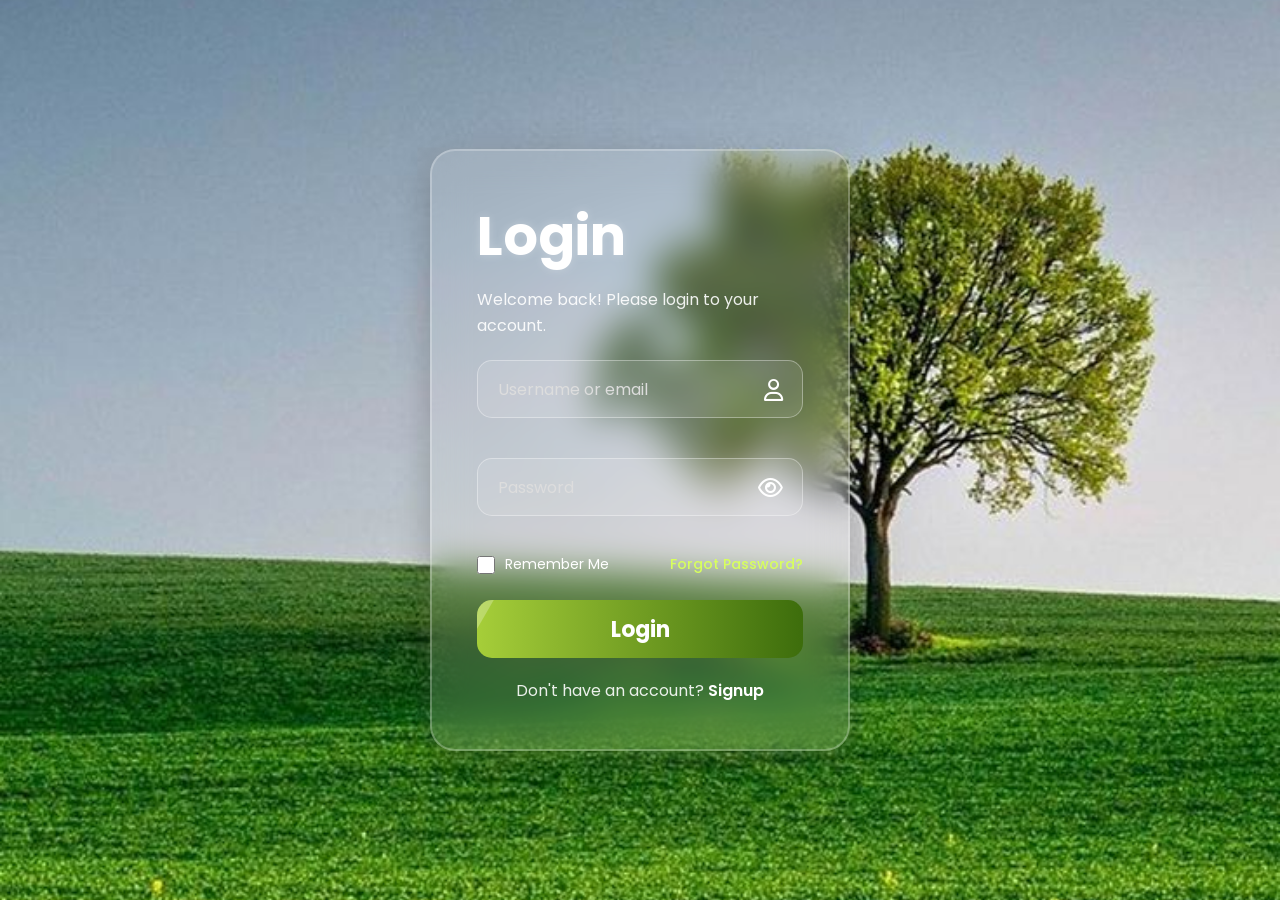
<file: index.html>
<!DOCTYPE html>
<html lang="en">

<head>

<meta charset="UTF-8">
<meta name="viewport" content="width=device-width, initial-scale=1.0">
<meta name="description" content="GlassAuth — a modern, responsive glassmorphism Login & Signup UI built with HTML, CSS and vanilla JavaScript.">

<title>GlassAuth — Login</title>

<link rel="stylesheet" href="style.css">
<link rel="stylesheet"
href="https://cdnjs.cloudflare.com/ajax/libs/font-awesome/6.6.0/css/all.min.css">

</head>

<body>

<section class="hero">

    <div class="auth-card">

    <h1>Login</h1>

    <p>Welcome back! Please login to your account.</p>

    <form id="login-form" novalidate>

        <div class="input-box">
            <input type="text" id="username" name="username" placeholder="Username or email" autocomplete="username">
            <i class="fa-regular fa-user"></i>
            <span class="error-msg" id="username-error"></span>
        </div>

        <div class="input-box">
            <input type="password" id="password" name="password" placeholder="Password" autocomplete="current-password">
            <i class="fa-regular fa-eye toggle-password" title="Show / hide password"></i>
            <span class="error-msg" id="password-error"></span>
        </div>

        <div class="options">
            <label class="remember">
                <input type="checkbox" id="remember-me">
                Remember Me
            </label>
            <a href="#" class="forgot-link" id="forgot-link">Forgot Password?</a>
        </div>

        <button type="submit" class="auth-btn">
            Login
        </button>

    </form>

    <p class="signup-text">
    Don't have an account?
    <a href="signup.html">Signup</a>
</p>

</div>

</section>

<!-- Forgot Password Modal -->
<div class="modal-overlay" id="forgot-modal">
    <div class="modal-card">
        <h2>Reset Password</h2>
        <p>Enter your email and we'll send you a reset link.</p>
        <form id="forgot-form" novalidate>
            <div class="input-box">
                <input type="email" id="forgot-email" placeholder="Your email address">
                <i class="fa-regular fa-envelope"></i>
                <span class="error-msg" id="forgot-email-error"></span>
            </div>
            <button type="submit" class="auth-btn">Send Reset Link</button>
        </form>
        <button class="modal-close" id="forgot-close" title="Close">&times;</button>
    </div>
</div>

<!-- Toast notification -->
<div class="toast" id="toast"></div>

<script src="script.js"></script>

</body>

</html>
</file>
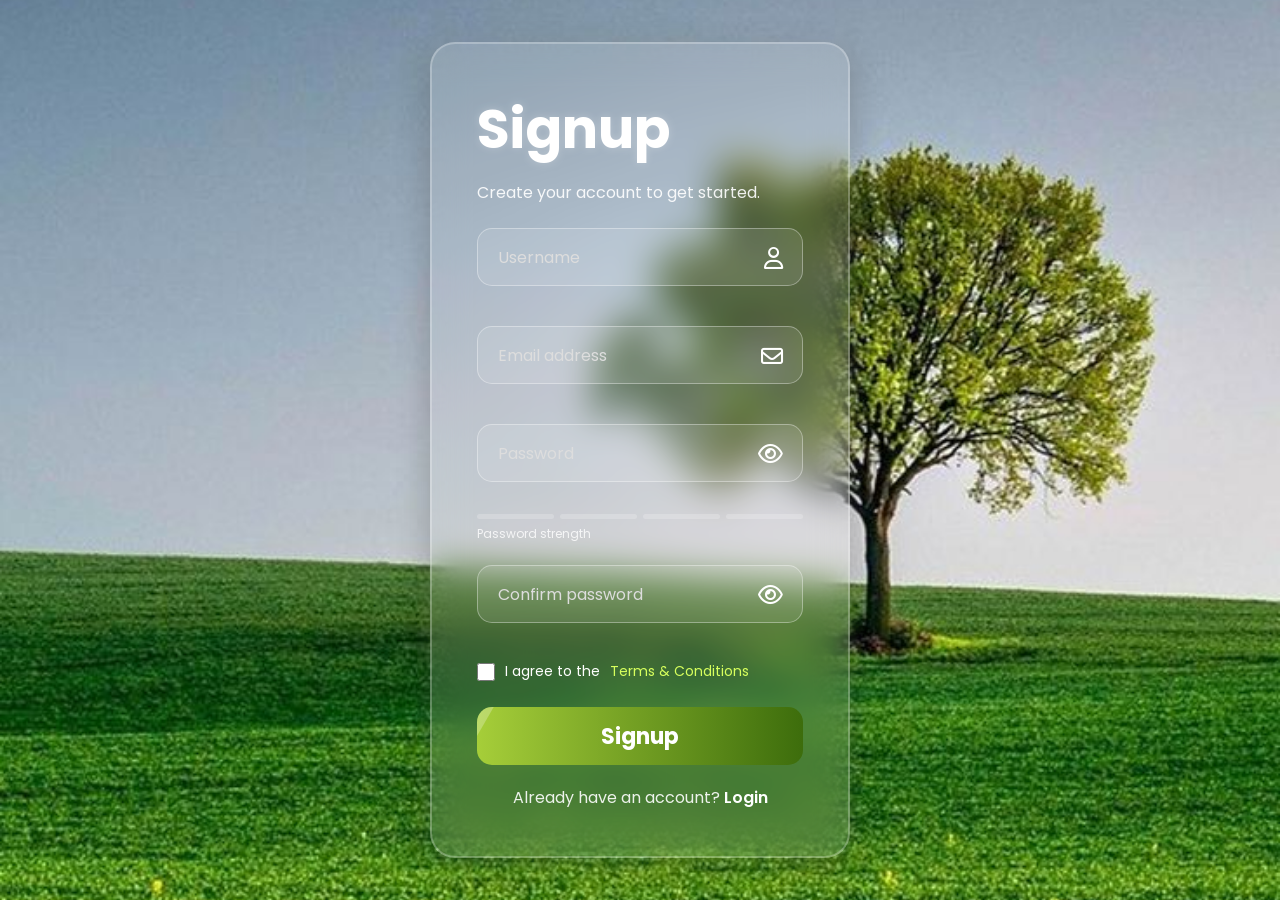
<file: signup.html>
<!DOCTYPE html>
<html lang="en">

<head>

<meta charset="UTF-8">
<meta name="viewport" content="width=device-width, initial-scale=1.0">
<meta name="description" content="GlassAuth — a modern, responsive glassmorphism Login & Signup UI built with HTML, CSS and vanilla JavaScript.">

<title>GlassAuth — Signup</title>

<link rel="stylesheet" href="style.css">
<link rel="stylesheet"
href="https://cdnjs.cloudflare.com/ajax/libs/font-awesome/6.6.0/css/all.min.css">

</head>

<body>

<section class="hero">

    <div class="auth-card">

    <h1>Signup</h1>

    <p>Create your account to get started.</p>

    <form id="signup-form" novalidate>

        <div class="input-box">
            <input type="text" id="username" name="username" placeholder="Username" autocomplete="username">
            <i class="fa-regular fa-user"></i>
            <span class="error-msg" id="username-error"></span>
        </div>

        <div class="input-box">
            <input type="email" id="email" name="email" placeholder="Email address" autocomplete="email">
            <i class="fa-regular fa-envelope"></i>
            <span class="error-msg" id="email-error"></span>
        </div>

        <div class="input-box">
            <input type="password" id="password" name="password" placeholder="Password" autocomplete="new-password">
            <i class="fa-regular fa-eye toggle-password" title="Show / hide password"></i>
            <span class="error-msg" id="password-error"></span>
        </div>

        <!-- Password strength meter -->
        <div class="strength-meter" id="strength-meter">
            <div class="strength-bars">
                <span class="bar"></span>
                <span class="bar"></span>
                <span class="bar"></span>
                <span class="bar"></span>
            </div>
            <span class="strength-text" id="strength-text">Password strength</span>
        </div>

        <div class="input-box">
            <input type="password" id="confirm-password" name="confirm-password" placeholder="Confirm password" autocomplete="new-password">
            <i class="fa-regular fa-eye toggle-password" title="Show / hide password"></i>
            <span class="error-msg" id="confirm-password-error"></span>
        </div>

        <div class="options">
            <label class="remember terms">
                <input type="checkbox" id="terms">
                I agree to the <a href="#" class="inline-link">Terms & Conditions</a>
            </label>
            <span class="error-msg" id="terms-error"></span>
        </div>

        <button type="submit" class="auth-btn">
            Signup
        </button>

    </form>

    <p class="signup-text">
    Already have an account?
    <a href="login.html">Login</a>
</p>

</div>

</section>

<!-- Toast notification -->
<div class="toast" id="toast"></div>

<script src="script.js"></script>

</body>

</html>
</file>
<file: style.css>
/* Google Font */
@import url('https://fonts.googleapis.com/css2?family=Poppins:wght@300;400;500;600;700;800&display=swap');

/* ---------- Base ---------- */

* {
  margin: 0;
  padding: 0;
  box-sizing: border-box;
  font-family: 'Poppins', sans-serif;
}

body {
  min-height: 100vh;
}

.hero {
  width: 100%;
  min-height: 100vh;
  display: flex;
  justify-content: center;
  align-items: center;
  padding: 24px;
  background-image: url("background.jpg");
  background-size: cover;
  background-position: center;
  background-repeat: no-repeat;
}

/* ---------- Card ---------- */

.auth-card {
  width: 100%;
  max-width: 420px;
  padding: 45px;
  background: rgba(255, 255, 255, 0.12);
  border: 2px solid rgba(255, 255, 255, 0.25);
  border-radius: 25px;
  backdrop-filter: blur(18px);
  -webkit-backdrop-filter: blur(18px);
  box-shadow: 0 8px 32px rgba(0, 0, 0, 0.25), 0 0 20px rgba(255, 255, 255, 0.12);
  color: #fff;
  animation: fadeIn 1s ease;
  transition: transform 0.4s ease, box-shadow 0.4s ease;
}

.auth-card:hover {
  transform: translateY(-8px);
  box-shadow: 0 20px 50px rgba(0, 0, 0, 0.35);
}

.auth-card h1 {
  font-size: 54px;
  font-weight: 700;
  text-shadow: 0 0 8px rgba(255, 255, 255, 0.25);
  margin-bottom: 10px;
}

.auth-card > p {
  font-size: 16px;
  color: rgba(255, 255, 255, 0.9);
  line-height: 1.6;
}

/* ---------- Inputs ---------- */

.input-box {
  position: relative;
  margin-top: 22px;
}

.input-box input {
  width: 100%;
  height: 58px;
  padding: 0 55px 0 20px;
  border-radius: 15px;
  border: 1.5px solid rgba(255, 255, 255, 0.35);
  background: rgba(255, 255, 255, 0.10);
  color: #fff;
  font-size: 16px;
  outline: none;
  transition: 0.3s;
}

.input-box input::placeholder {
  color: #ddd;
  transition: 0.3s;
}

.input-box input:focus {
  border-color: #ffffff;
  background: rgba(255, 255, 255, 0.15);
  box-shadow: 0 0 15px rgba(255, 255, 255, 0.35);
}

.input-box input:focus::placeholder {
  opacity: 0;
}

.input-box input:hover {
  background: rgba(255, 255, 255, 0.15);
  border-color: #fff;
}

.input-box i {
  position: absolute;
  right: 20px;
  top: 19px;
  font-size: 22px;
  color: #fff;
  pointer-events: none;
}

.input-box i.toggle-password {
  pointer-events: auto;
  cursor: pointer;
}

/* Validation states */
.input-box input.invalid {
  border-color: #ff6b6b;
  box-shadow: 0 0 12px rgba(255, 107, 107, 0.45);
}

.input-box input.valid {
  border-color: #a6ce39;
}

.error-msg {
  display: block;
  min-height: 18px;
  padding: 4px 6px 0;
  font-size: 12.5px;
  color: #ffb3b3;
  text-shadow: 0 1px 2px rgba(0, 0, 0, 0.4);
}

/* ---------- Options row ---------- */

.options {
  display: flex;
  align-items: center;
  justify-content: space-between;
  flex-wrap: wrap;
  gap: 8px;
  margin: 20px 0 25px;
  color: #fff;
  font-size: 14px;
}

.remember {
  display: flex;
  align-items: center;
  gap: 10px;
  cursor: pointer;
  user-select: none;
}

.remember input {
  width: 18px;
  height: 18px;
  accent-color: #a6ce39;
  cursor: pointer;
}

.forgot-link {
  color: #d7ff5d;
  text-decoration: none;
  font-weight: 500;
  transition: 0.3s;
}

.forgot-link:hover {
  text-decoration: underline;
}

.inline-link {
  color: #d7ff5d;
  text-decoration: none;
}

.inline-link:hover {
  text-decoration: underline;
}

.terms {
  font-size: 14px;
}

/* ---------- Button ---------- */

.auth-btn {
  position: relative;
  overflow: hidden;
  width: 100%;
  height: 58px;
  border: none;
  border-radius: 15px;
  cursor: pointer;
  font-size: 22px;
  font-weight: 700;
  color: #fff;
  background: linear-gradient(90deg, #a6ce39, #3d6d0c);
  transition: 0.3s;
}

.auth-btn::before {
  content: "";
  position: absolute;
  top: 0;
  left: -100%;
  width: 100%;
  height: 100%;
  background: rgba(255, 255, 255, 0.25);
  transform: skewX(-30deg);
  transition: 0.7s;
}

.auth-btn:hover {
  transform: scale(1.03);
}

.auth-btn:hover::before {
  left: 120%;
}

.auth-btn:active {
  transform: scale(0.98);
}

.signup-text {
  margin-top: 20px;
  text-align: center;
  color: #fff;
  font-size: 15px;
}

.signup-text a {
  color: #fff;
  font-weight: 600;
  text-decoration: none;
  transition: 0.3s;
}

.signup-text a:hover {
  color: #d7ff5d;
  text-decoration: underline;
}

/* ---------- Password strength meter ---------- */

.strength-meter {
  margin-top: 14px;
}

.strength-bars {
  display: flex;
  gap: 6px;
}

.strength-bars .bar {
  flex: 1;
  height: 5px;
  border-radius: 3px;
  background: rgba(255, 255, 255, 0.2);
  transition: background 0.3s;
}

.strength-text {
  display: block;
  font-size: 12px;
  color: rgba(255, 255, 255, 0.8);
  margin-top: 6px;
}

/* Strength levels */
.strength-1 .bar:nth-child(-n+1) { background: #ff6b6b; }
.strength-2 .bar:nth-child(-n+2) { background: #ffb03a; }
.strength-3 .bar:nth-child(-n+3) { background: #d7ff5d; }
.strength-4 .bar:nth-child(-n+4) { background: #6ee76e; }

/* ---------- Modal ---------- */

.modal-overlay {
  position: fixed;
  inset: 0;
  background: rgba(0, 0, 0, 0.55);
  display: none;
  justify-content: center;
  align-items: center;
  padding: 24px;
  z-index: 100;
}

.modal-overlay.open {
  display: flex;
  animation: fadeIn 0.3s ease;
}

.modal-card {
  position: relative;
  width: 100%;
  max-width: 400px;
  padding: 35px;
  background: rgba(30, 42, 25, 0.75);
  border: 2px solid rgba(255, 255, 255, 0.25);
  border-radius: 25px;
  backdrop-filter: blur(18px);
  -webkit-backdrop-filter: blur(18px);
  color: #fff;
  box-shadow: 0 20px 50px rgba(0, 0, 0, 0.45);
}

.modal-card h2 {
  font-size: 28px;
  margin-bottom: 6px;
}

.modal-card > p {
  font-size: 14px;
  color: rgba(255, 255, 255, 0.85);
  line-height: 1.5;
}

.modal-card .input-box {
  margin-top: 18px;
}

.modal-card .auth-btn {
  height: 50px;
  font-size: 18px;
  margin-top: 6px;
}

.modal-close {
  position: absolute;
  top: 14px;
  right: 20px;
  background: none;
  border: none;
  color: #fff;
  font-size: 28px;
  cursor: pointer;
  line-height: 1;
  transition: 0.3s;
}

.modal-close:hover {
  color: #ff6b6b;
}

/* ---------- Toast ---------- */

.toast {
  position: fixed;
  bottom: 30px;
  left: 50%;
  transform: translateX(-50%) translateY(120%);
  min-width: 280px;
  max-width: 90vw;
  padding: 14px 26px;
  border-radius: 14px;
  background: rgba(30, 42, 25, 0.9);
  border: 1.5px solid rgba(255, 255, 255, 0.3);
  color: #fff;
  font-size: 15px;
  text-align: center;
  backdrop-filter: blur(10px);
  box-shadow: 0 10px 30px rgba(0, 0, 0, 0.4);
  opacity: 0;
  transition: transform 0.4s ease, opacity 0.4s ease;
  z-index: 200;
}

.toast.show {
  transform: translateX(-50%) translateY(0);
  opacity: 1;
}

.toast.success { border-color: #a6ce39; }
.toast.error { border-color: #ff6b6b; }

/* ---------- Animation ---------- */

@keyframes fadeIn {
  0% {
    opacity: 0;
    transform: translateY(40px);
  }
  100% {
    opacity: 1;
    transform: translateY(0);
  }
}

/* ---------- Responsive ---------- */

@media (max-width: 480px) {
  .auth-card {
    padding: 32px 24px;
    border-radius: 20px;
  }

  .auth-card h1 {
    font-size: 42px;
  }

  .auth-btn {
    font-size: 19px;
  }
}
</file>
